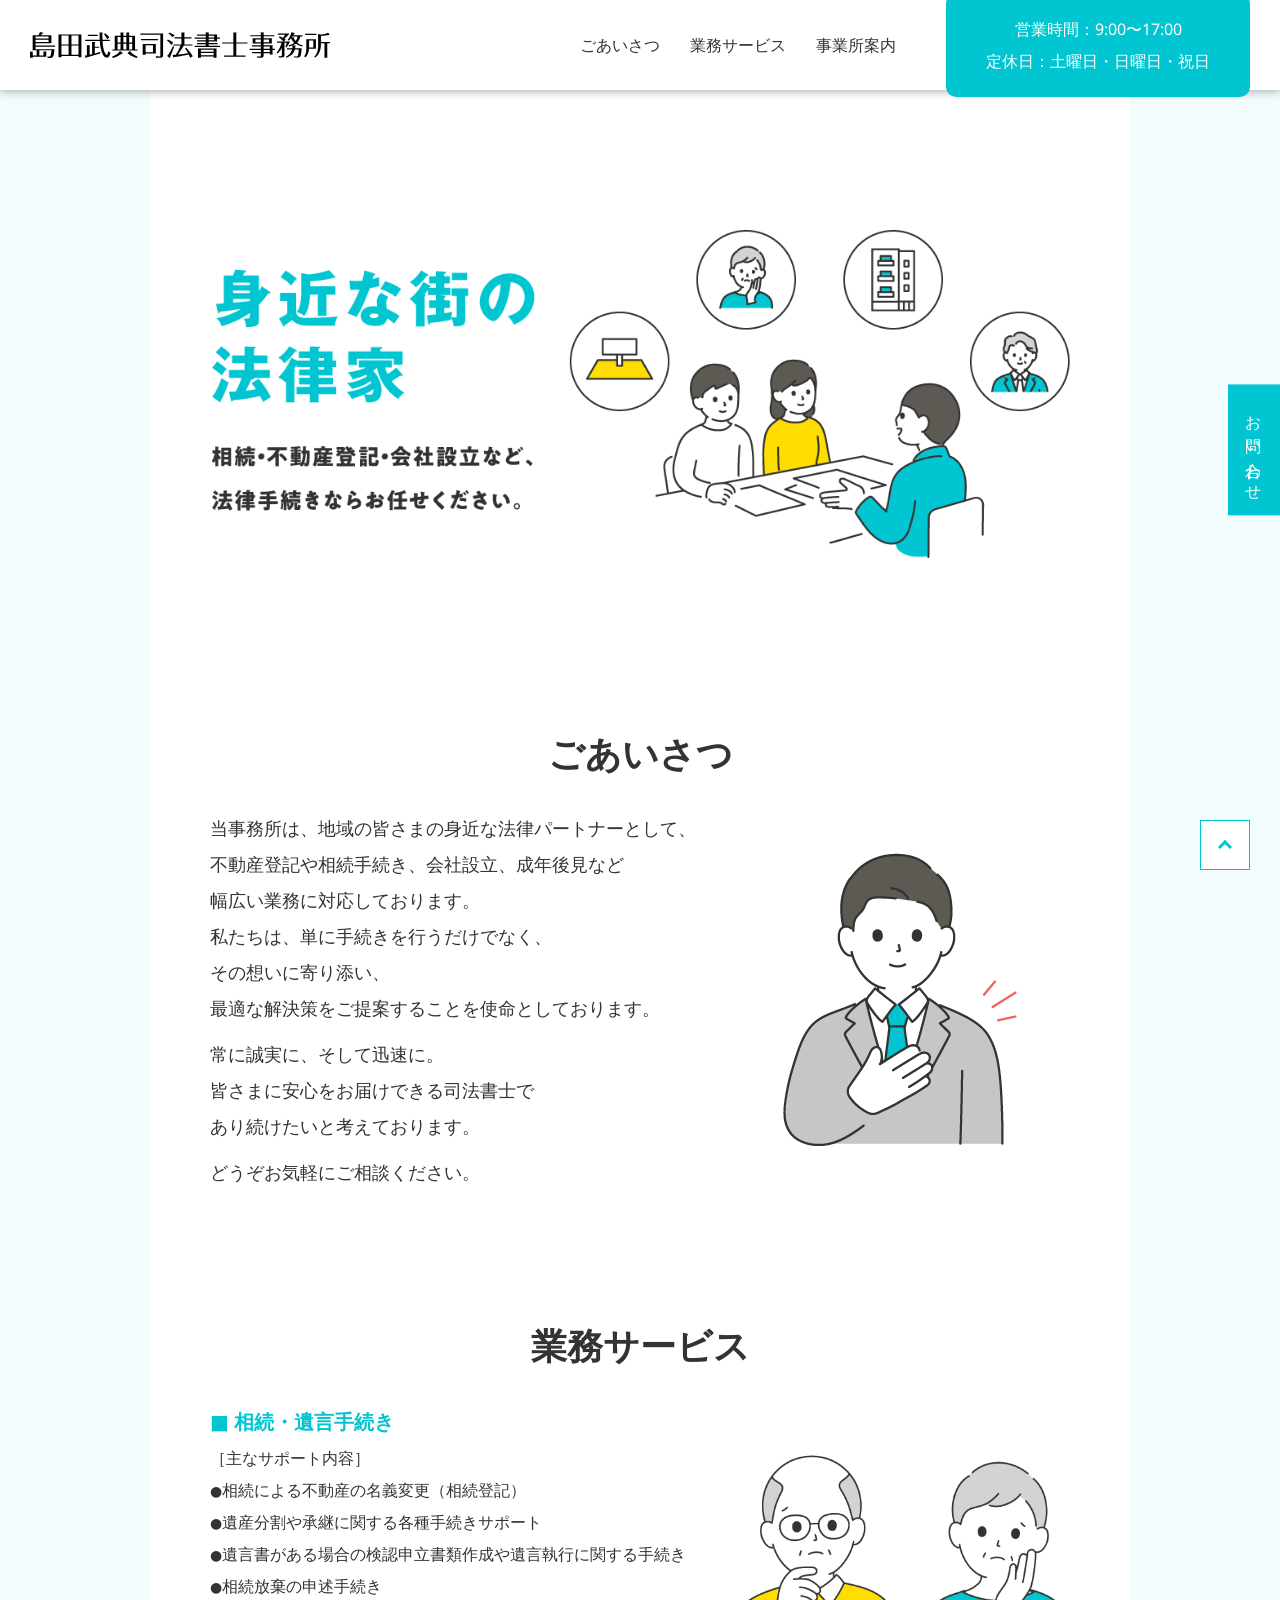
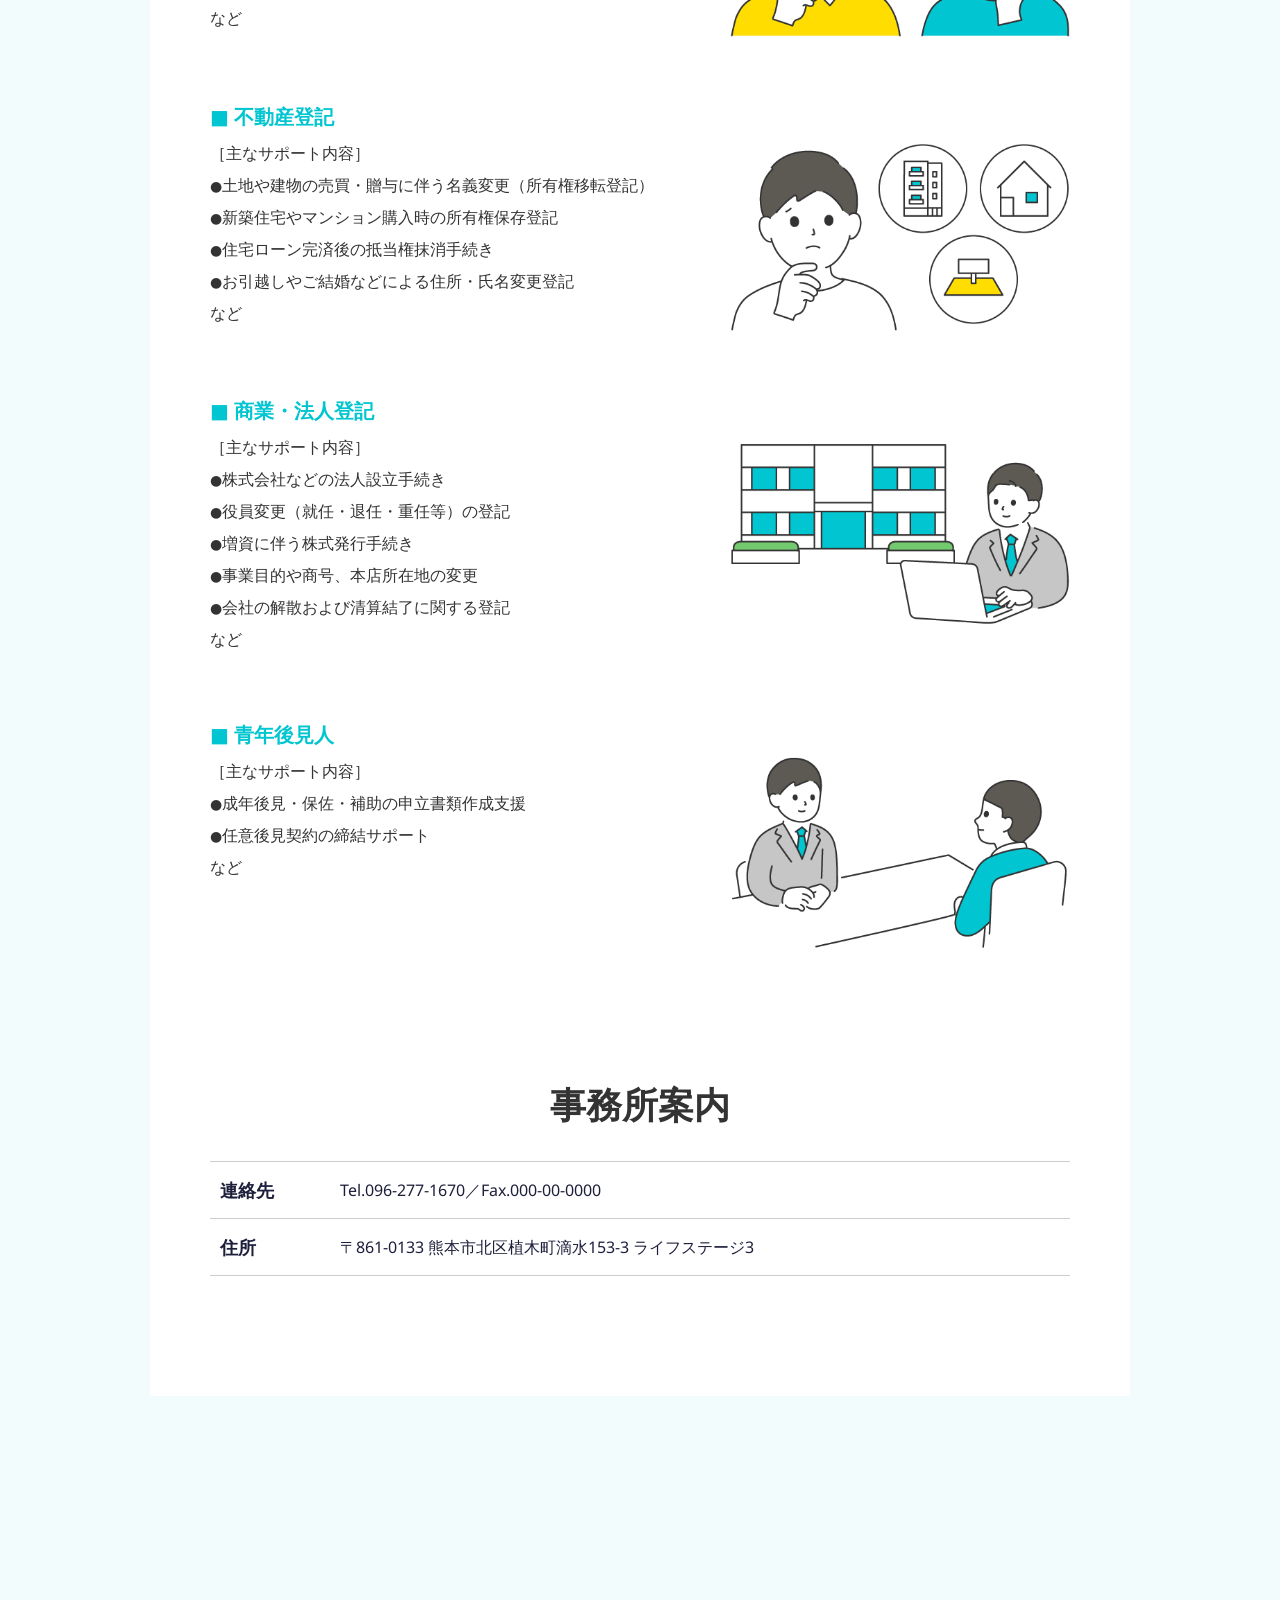
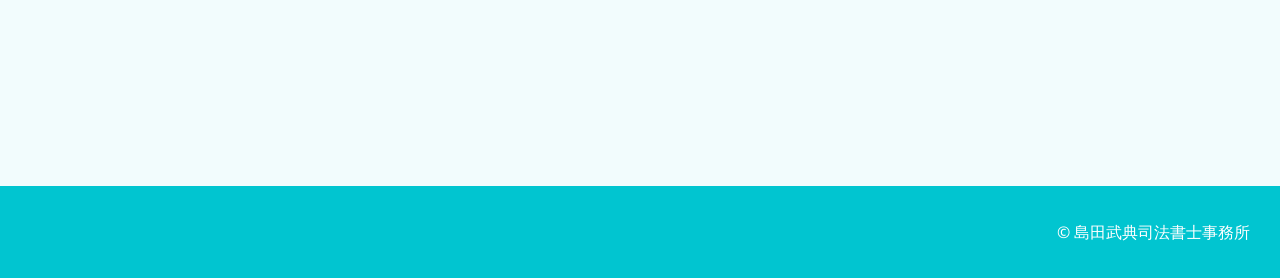
<file: index.html>
<!doctype html>
<html lang="en" class="notranslate">
<head>
<meta charset="utf-8">
<meta name="viewport" content="width=device-width">
<link rel="stylesheet" href="css/style.css">
<link rel="icon" href="img/favicon.ico">
<link rel="preconnect" href="https://fonts.googleapis.com">
<link rel="preconnect" href="https://fonts.gstatic.com" crossorigin>
<link href="https://fonts.googleapis.com/css2?family=Noto+Sans:ital,wght@0,100..900;1,100..900&display=swap" rel="stylesheet">
<script src="js/common.js" defer></script>
<title>島田武典司法書士事務所</title>
</head>

<body>
<!-- Header --> 
  <header>
    <div class="header__box">
      <div class="header__logo"><a href="#"><img src="images/logo.svg" alt="島田武典司法書士事務所"></a></div>
      <nav class="header__nav">
        <a href="#about">ごあいさつ</a>
        <a href="#service">業務サービス</a>
        <a href="#information">事業所案内</a>
      </nav>
      <div class="top-header__square-btn">
        営業時間：9:00〜17:00<br>定休日：土曜日・日曜日・祝日
      </div>
    </div>
    <div class="hamburger-menu">
      <input type="checkbox" id="menu-btn-check">
      <label for="menu-btn-check" class="menu-btn"><span></span></label>
      <!-- ここからメニュー -->
      <div class="menu-content">
        <ul>
          <li><a href="#about">ごあいさつ</a></li>
          <li><a href="#service">業務サービス</a></li>
          <li><a href="#information">事業所案内</a></li>
        </ul>
      </div>
    </div>
  </header>
<!-- メイン -->  
  <main class="wrapper">
<!-- ファーストビュー -->      
    <section class="fv__contents-box">
      <div class="fv__contents">
        <img src="images/fv.png" alt="">
      </div>
      <div class="fv__contents-sp">
        <img src="images/fv-sp.png" alt="">
      </div>
    </section>
<!-- コンテンツ -->      
    <div class="main__container">
<!-- ごあいさつ -->      
      <section class="message__box">
        <h2 id="about">ごあいさつ</h2>
        <div class="message__box-d">
          <div class="mg__box-left">
            <p class="msb__p">当事務所は、地域の皆さまの身近な法律パートナーとして、<br class="pc-only">
            不動産登記や相続手続き、会社設立、成年後見など<br class="pc-only">
            幅広い業務に対応しております。<br>
            私たちは、単に手続きを行うだけでなく、<br class="pc-only">その想いに寄り添い、<br class="pc-only">
            最適な解決策をご提案することを使命としております。</p>
            <p class="msb__p">常に誠実に、そして迅速に。<br class="pc-only">
            皆さまに安心をお届けできる司法書士で<br class="pc-only">
            あり続けたいと考えております。</p>
            <p>どうぞお気軽にご相談ください。</p>
          </div>
          <div class="mg__box-right">
            <img src="images/greeting.png" alt="">
          </div>
        </div>
      </section>
<!-- サービス -->      
      <section class="service__box">
        <h2 id="service">業務サービス</h2>
        <div class="service__box-wapper">
          <h3>相続・遺言手続き</h3>
          <div class="service__box-cont">
            <div class="service__box-cont__dbox sv__box-left">
              <p>［主なサポート内容］</p>
              <ul>
                <li>相続による不動産の名義変更（相続登記）</li>
                <li>遺産分割や承継に関する各種手続きサポート</li>
                <li>遺言書がある場合の検認申立書類作成や遺言執行に関する手続き</li>
                <li>相続放棄の申述手続き</li>
              </ul>
              <p class="service__etc">など</p>
            </div>
            <div class="sv__box-right"><img src="images/service01.png" alt="相続・遺言手続き"></div>
          </div>
        </div><!-- /service①-->
        <div class="service__box-wapper">
          <h3>不動産登記</h3>
          <div class="service__box-cont">
            <div class="service__box-cont__dbox sv__box-left">
              <p>［主なサポート内容］</p>
              <ul>
                <li>土地や建物の売買・贈与に伴う名義変更（所有権移転登記）</li>
                <li>新築住宅やマンション購入時の所有権保存登記</li>
                <li>住宅ローン完済後の抵当権抹消手続き</li>
                <li>お引越しやご結婚などによる住所・氏名変更登記</li>
              </ul>
              <p class="service__etc">など</p>
            </div>
            <div class="sv__box-right"><img src="images/service02.png" alt="不動産登記"></div>
          </div>
        </div><!-- /service②-->
        <div class="service__box-wapper">
          <h3>商業・法人登記</h3>
          <div class="service__box-cont">
            <div class="service__box-cont__dbox sv__box-left">
              <p>［主なサポート内容］</p>
              <ul>
                <li>株式会社などの法人設立手続き</li>
                <li>役員変更（就任・退任・重任等）の登記</li>
                <li>増資に伴う株式発行手続き</li>
                <li>事業目的や商号、本店所在地の変更</li>
                <li>会社の解散および清算結了に関する登記</li>
              </ul>
              <p class="service__etc">など</p>
            </div>
            <div class="sv__box-right"><img src="images/service03.png" alt="商業・法人登記"></div>
          </div>
        </div><!-- /service③-->
        <div class="service__box-wapper">
          <h3>青年後見人</h3>
          <div class="service__box-cont">
            <div class="service__box-cont__dbox sv__box-left">
              <p>［主なサポート内容］</p>
              <ul>
                <li>成年後見・保佐・補助の申立書類作成支援</li>
                <li>任意後見契約の締結サポート</li>
              </ul>
              <p class="service__etc">など</p>
            </div>
            <div class="sv__box-right"><img src="images/service04.png" alt="青年後見人"></div>
          </div>
        </div><!-- /service④-->    
      </section>
      <section class="information__box">
        <h2 id="information">事務所案内</h2>
        <table>
          <tbody>
            <tr>
              <th>連絡先</th>
              <td>Tel.096-277-1670／<br class="sp-only">Fax.000-00-0000</td>
            </tr>
            <tr>
              <th>住所</th>
              <td>〒861-0133 <br class="sp-only">熊本市北区植木町滴水153-3<br class="sp-only"> ライフステージ3</td>
            </tr>
          </tbody>
        </table>
      </section>
    </div>
    <div class="googlemap__box">
      <iframe src="https://www.google.com/maps/embed?pb=!1m14!1m8!1m3!1d1675.1410340224452!2d130.6890919!3d32.8907098!3m2!1i1024!2i768!4f13.1!3m3!1m2!1s0x3540f76f39678dcb%3A0xea8cbb90074adfa5!2z5bO255Sw5q2m5YW45Y-45rOV5pu45aOr5LqL5YuZ5omA!5e0!3m2!1sja!2sjp!4v1776407171967!5m2!1sja!2sjp" width="100%" height="390" style="border:0;" allowfullscreen="" loading="lazy" referrerpolicy="no-referrer-when-downgrade"></iframe>
    </div>
  </main>
<!-- footer -->
  <footer>
    <copyright>© 島田武典司法書士事務所</copyright>
  </footer>
  <div id="pagetop"><a href="#"><div class="pagetop__arrow"></div></a></div>
  <div class="side-menu">
    <a href="contact.html">お問い合わせ</a>
  </div>
<!-- 下部固定メニュー -->
  <div class="bottom-menu">
    <div class="fbm-l">営業時間：9:00〜17:00<br>定休日：土曜日・日曜日・祝日</div>
    <div class="fbm-r"><a href="contact.html">お問い合わせ</a></div>
  </div>
</body>
</html>
</file>
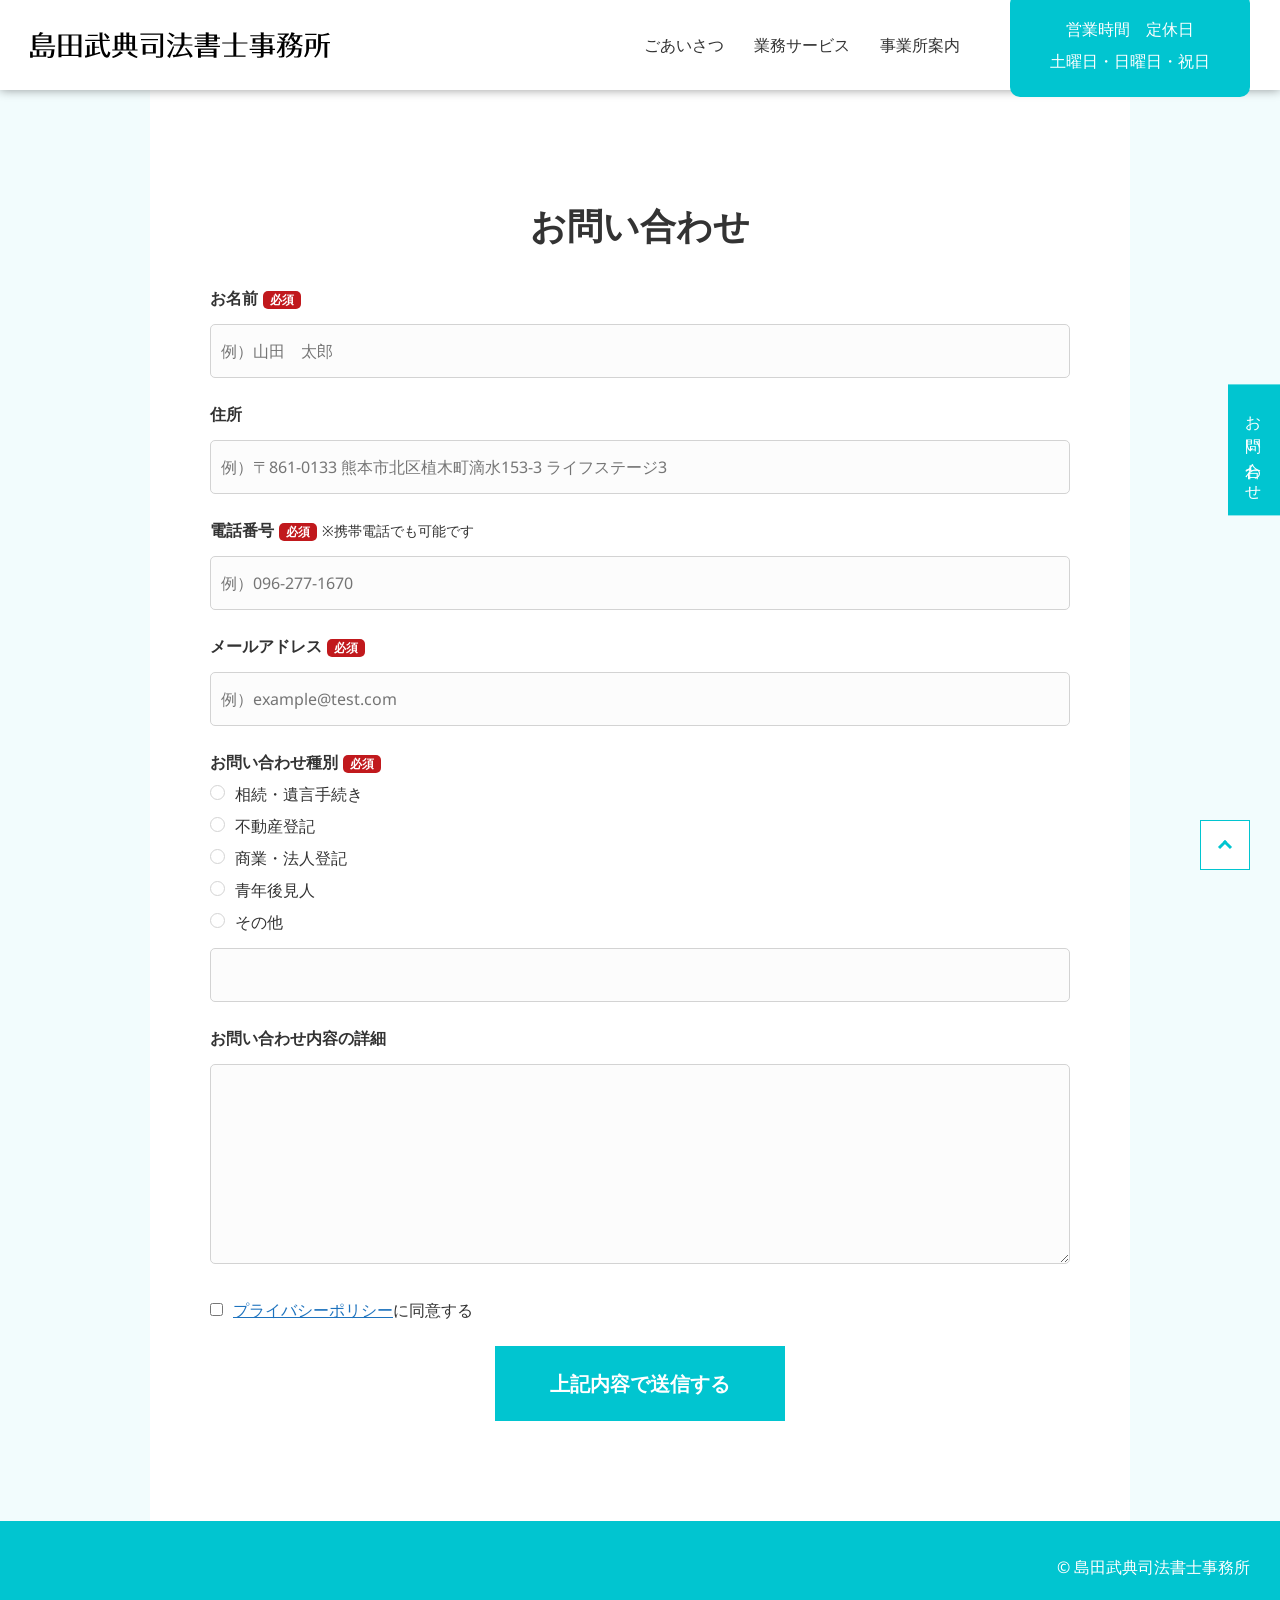
<file: contact.html>
<!doctype html>
<html lang="en" class="notranslate">
<head>
<meta charset="utf-8">
<meta name="viewport" content="width=device-width">
<link rel="stylesheet" href="css/style.css">
<link rel="icon" href="img/favicon.ico">
<link rel="preconnect" href="https://fonts.googleapis.com">
<link rel="preconnect" href="https://fonts.gstatic.com" crossorigin>
<link href="https://fonts.googleapis.com/css2?family=Noto+Sans:ital,wght@0,100..900;1,100..900&display=swap" rel="stylesheet">
<script src="js/common.js" defer></script>
<title>島田武典司法書士事務所</title>
</head>

<body>
<!-- Header --> 
  <header>
    <div class="header__box">
      <div class="header__logo"><a href="index.html"><img src="images/logo.svg" alt="島田武典司法書士事務所"></a></div>
      <nav class="header__nav">
        <a href="index.html#about">ごあいさつ</a>
        <a href="index.html#service">業務サービス</a>
        <a href="index.html#information">事業所案内</a>
      </nav>
      <div class="top-header__square-btn">
        営業時間　定休日<br>土曜日・日曜日・祝日
      </div>
    </div>
    <div class="hamburger-menu">
      <input type="checkbox" id="menu-btn-check">
      <label for="menu-btn-check" class="menu-btn"><span></span></label>
      <!-- ここからメニュー -->
      <div class="menu-content">
        <ul>
          <li><a href="index.html#about">ごあいさつ</a></li>
          <li><a href="index.html#service">業務サービス</a></li>
          <li><a href="index.html#information">事業所案内</a></li>
        </ul>
      </div>
    </div>
  </header>
<!-- メイン -->  
  <main class="wrapper">
<!-- ファーストビュー -->      
    <div class="contact__base-box">
      <h2>お問い合わせ</h2>
      <form>
        <div class="form-box">
          <label class="label-name">お名前<span class="label-required"></span></label>
          <input type="text" placeholder="例）山田　太郎" />
        </div>
        <div class="form-box">
          <label class="label-name">住所</label>
          <input type="text" placeholder="例）〒861-0133 熊本市北区植木町滴水153-3 ライフステージ3" />
        </div>            
        <div class="form-box">
          <label class="label-name">電話番号<span class="label-required"></span><br class="sp-only"><span class="label-supplement">※携帯電話でも可能です</span></label>
          <input type="text" placeholder="例）096-277-1670" />
        </div>
        <div class="form-box">
          <label class="label-name">メールアドレス<span class="label-required"></span></label>
          <input type="text" placeholder="例）example@test.com" />
        </div>
        <div class="form-box">
          <label class="label-name">お問い合わせ種別<span class="label-required"></span></label><br>
          <label><input type="radio" />相続・遺言手続き</label><br>            
          <label><input type="radio" />不動産登記</label><br>             
          <label><input type="radio" />商業・法人登記</label><br>     
          <label><input type="radio" />青年後見人</label><br>            
          <label><input type="radio" />その他</label> 
          <input type="text" />              
        </div>
        <div class="form-box">
          <label class="label-name">お問い合わせ内容の詳細</label>
          <textarea></textarea>
        </div>
        <div class="form-box">
          <label><input type="checkbox"><a href="privacypolicy.html" target="_blank">プライバシーポリシー</a>に<br class="sp-only">同意する</label>
        </div>
      </form>
      <div class="cta-button02">
        <a href="#contact"><button class="cmb__n">上記内容で送信する</button></a>
      </div>      
    </div>
  </main>
<!-- footer -->
  <footer>
    <copyright>© 島田武典司法書士事務所</copyright>
  </footer>
  <div id="pagetop"><a href="#"><div class="pagetop__arrow"></div></a></div>
  <div class="side-menu">
    <a href="contact.html">お問い合わせ</a>
  </div>
<!-- 下部固定メニュー -->
  <div class="bottom-menu">
    <div class="fbm-l">営業時間：9:00〜17:00<br>定休日：土曜日・日曜日・祝日</div>
    <div class="fbm-r"><a href="contact.html">お問い合わせ</a></div>
  </div>
</body>
</html>
</file>
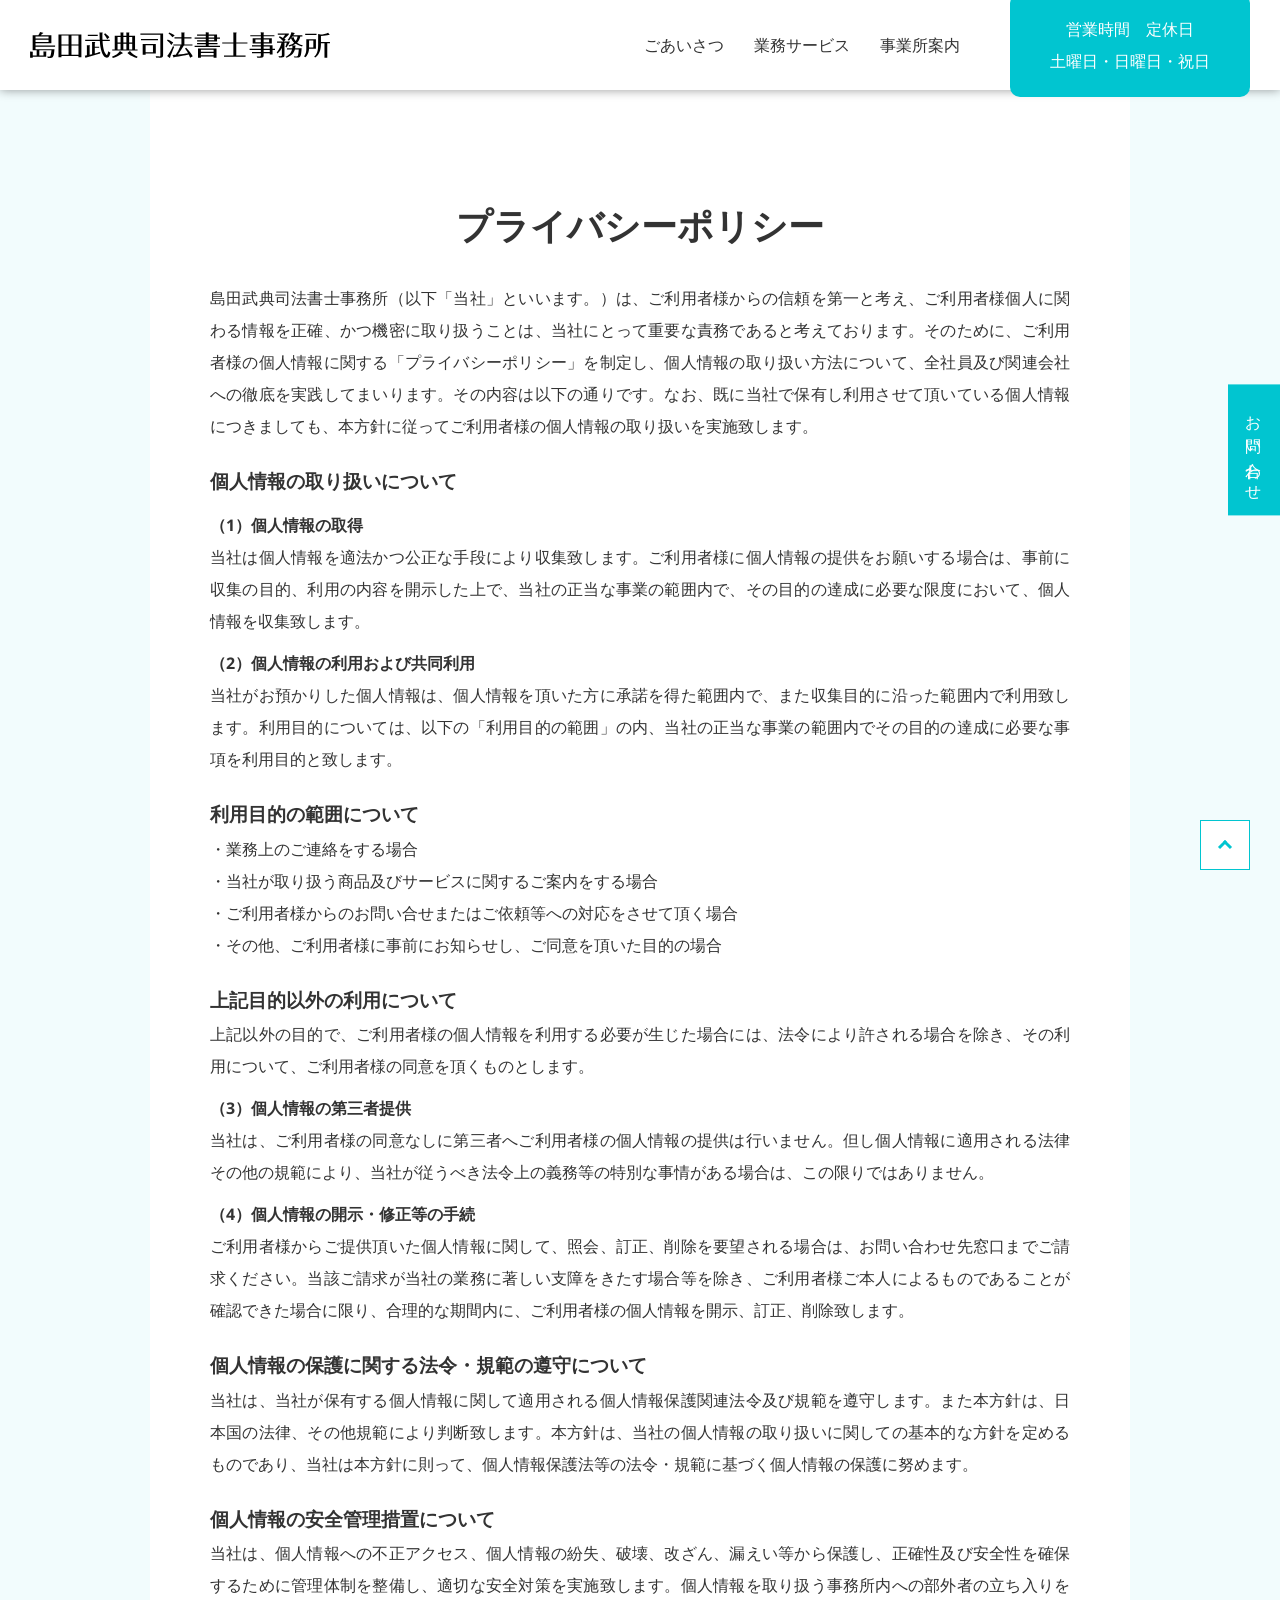
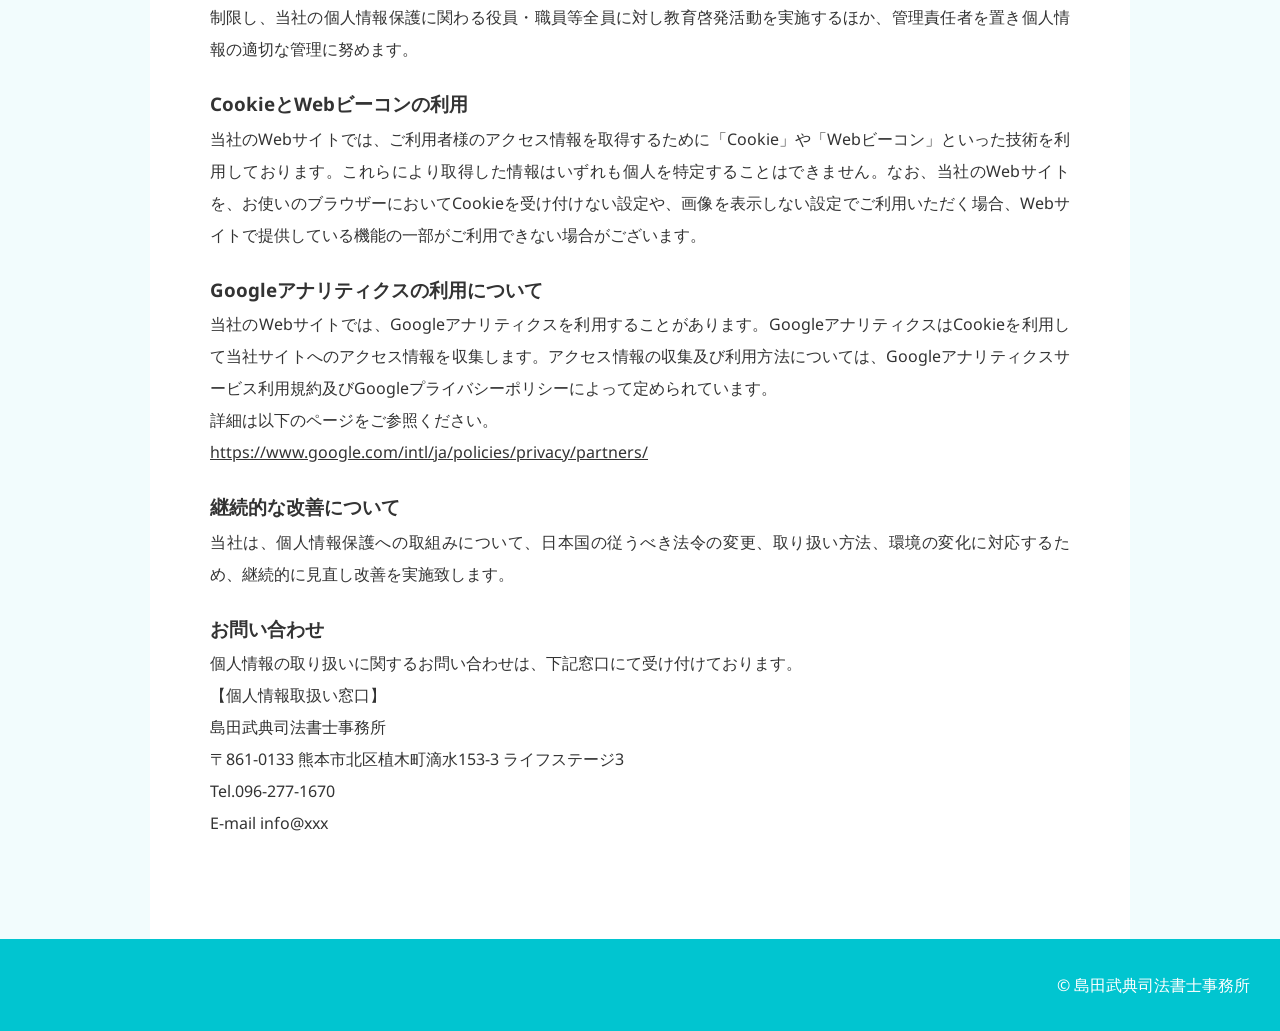
<file: privacypolicy.html>
<!doctype html>
<html lang="en" class="notranslate">
<head>
<meta charset="utf-8">
<meta name="viewport" content="width=device-width">
<link rel="stylesheet" href="css/style.css">
<link rel="icon" href="img/favicon.ico">
<link rel="preconnect" href="https://fonts.googleapis.com">
<link rel="preconnect" href="https://fonts.gstatic.com" crossorigin>
<link href="https://fonts.googleapis.com/css2?family=Noto+Sans:ital,wght@0,100..900;1,100..900&display=swap" rel="stylesheet">
<script src="js/common.js" defer></script>
<title>島田武典司法書士事務所</title>
</head>

<body>
<!-- Header --> 
  <header>
    <div class="header__box">
      <div class="header__logo"><a href="index.html"><img src="images/logo.svg" alt="島田武典司法書士事務所"></a></div>
      <nav class="header__nav">
        <a href="index.html#about">ごあいさつ</a>
        <a href="index.html#service">業務サービス</a>
        <a href="index.html#information">事業所案内</a>
      </nav>
      <div class="top-header__square-btn">
        営業時間　定休日<br>土曜日・日曜日・祝日
      </div>
    </div>
    <div class="hamburger-menu">
      <input type="checkbox" id="menu-btn-check">
      <label for="menu-btn-check" class="menu-btn"><span></span></label>
      <!-- ここからメニュー -->
      <div class="menu-content">
        <ul>
          <li><a href="index.html#about">ごあいさつ</a></li>
          <li><a href="index.html#service">業務サービス</a></li>
          <li><a href="index.html#information">事業所案内</a></li>
        </ul>
      </div>
    </div>
  </header>
<!-- メイン -->  
  <main class="wrapper">
<!-- ファーストビュー -->      
    <div class="privacy__box">
      <h2>プライバシー<br class="sp-only">ポリシー</h2>
      <p>島田武典司法書士事務所（以下「当社」といいます。）は、ご利用者様からの信頼を第一と考え、ご利用者様個人に関わる情報を正確、かつ機密に取り扱うことは、当社にとって重要な責務であると考えております。そのために、ご利用者様の個人情報に関する「プライバシーポリシー」を制定し、個人情報の取り扱い方法について、全社員及び関連会社への徹底を実践してまいります。その内容は以下の通りです。なお、既に当社で保有し利用させて頂いている個人情報につきましても、本方針に従ってご利用者様の個人情報の取り扱いを実施致します。</p>
      <h3>個人情報の取り扱いについて</h3>
      <h4>（1）個人情報の取得</h4>
      <p>当社は個人情報を適法かつ公正な手段により収集致します。ご利用者様に個人情報の提供をお願いする場合は、事前に収集の目的、利用の内容を開示した上で、当社の正当な事業の範囲内で、その目的の達成に必要な限度において、個人情報を収集致します。</p>
      <h4>（2）個人情報の利用および共同利用</h4>
      <p>当社がお預かりした個人情報は、個人情報を頂いた方に承諾を得た範囲内で、また収集目的に沿った範囲内で利用致します。利用目的については、以下の「利用目的の範囲」の内、当社の正当な事業の範囲内でその目的の達成に必要な事項を利用目的と致します。</p>
      <h3>利用目的の範囲について</h3>
      <ul>
        <li>・業務上のご連絡をする場合</li>
        <li>・当社が取り扱う商品及びサービスに関するご案内をする場合</li>
        <li>・ご利用者様からのお問い合せまたはご依頼等への対応をさせて頂く場合</li>
        <li>・その他、ご利用者様に事前にお知らせし、ご同意を頂いた目的の場合</li>
      </ul>
      <h3>上記目的以外の利用について</h3>
      <p>上記以外の目的で、ご利用者様の個人情報を利用する必要が生じた場合には、法令により許される場合を除き、その利用について、ご利用者様の同意を頂くものとします。</p>
      <h4>（3）個人情報の第三者提供</h4>
      <p>当社は、ご利用者様の同意なしに第三者へご利用者様の個人情報の提供は行いません。但し個人情報に適用される法律その他の規範により、当社が従うべき法令上の義務等の特別な事情がある場合は、この限りではありません。</p>
      <h4>（4）個人情報の開示・修正等の手続</h4>
      <p>ご利用者様からご提供頂いた個人情報に関して、照会、訂正、削除を要望される場合は、お問い合わせ先窓口までご請求ください。当該ご請求が当社の業務に著しい支障をきたす場合等を除き、ご利用者様ご本人によるものであることが確認できた場合に限り、合理的な期間内に、ご利用者様の個人情報を開示、訂正、削除致します。</p>
      <h3>個人情報の保護に関する法令・規範の遵守について</h3>
      <p>当社は、当社が保有する個人情報に関して適用される個人情報保護関連法令及び規範を遵守します。また本方針は、日本国の法律、その他規範により判断致します。本方針は、当社の個人情報の取り扱いに関しての基本的な方針を定めるものであり、当社は本方針に則って、個人情報保護法等の法令・規範に基づく個人情報の保護に努めます。</p>
      <h3>個人情報の安全管理措置について</h3>
      <p>当社は、個人情報への不正アクセス、個人情報の紛失、破壊、改ざん、漏えい等から保護し、正確性及び安全性を確保するために管理体制を整備し、適切な安全対策を実施致します。個人情報を取り扱う事務所内への部外者の立ち入りを制限し、当社の個人情報保護に関わる役員・職員等全員に対し教育啓発活動を実施するほか、管理責任者を置き個人情報の適切な管理に努めます。</p>
      <h3>CookieとWebビーコンの利用</h3>
      <p>当社のWebサイトでは、ご利用者様のアクセス情報を取得するために「Cookie」や「Webビーコン」といった技術を利用しております。これらにより取得した情報はいずれも個人を特定することはできません。なお、当社のWebサイトを、お使いのブラウザーにおいてCookieを受け付けない設定や、画像を表示しない設定でご利用いただく場合、Webサイトで提供している機能の一部がご利用できない場合がございます。</p>
      <h3>Googleアナリティクスの利用について</h3>
      <p>当社のWebサイトでは、Googleアナリティクスを利用することがあります。GoogleアナリティクスはCookieを利用して当社サイトへのアクセス情報を収集します。アクセス情報の収集及び利用方法については、Googleアナリティクスサービス利用規約及びGoogleプライバシーポリシーによって定められています。</p>
      <p>詳細は以下のページをご参照ください。<br>
      <a href="https://www.google.com/intl/ja/policies/privacy/partners/" target="_blank">https://www.google.com/intl/ja/policies/privacy/partners/</a></p>
      <h3>継続的な改善について</h3>
      <p>当社は、個人情報保護への取組みについて、日本国の従うべき法令の変更、取り扱い方法、環境の変化に対応するため、継続的に見直し改善を実施致します。</p>
      <h3>お問い合わせ</h3>
      <p>個人情報の取り扱いに関するお問い合わせは、下記窓口にて受け付けております。</p>
      <p>【個人情報取扱い窓口】<br>
      島田武典司法書士事務所<br>
      〒861-0133&nbsp;熊本市北区植木町滴水153-3 ライフステージ3<br>
      Tel.096-277-1670<br>
      E-mail info@xxx</p>
    </div>
  </main>
<!-- footer -->
  <footer>
    <copyright>© 島田武典司法書士事務所</copyright>
  </footer>
  <div id="pagetop"><a href="#"><div class="pagetop__arrow"></div></a></div>
  <div class="side-menu">
    <a href="contact.html">お問い合わせ</a>
  </div>
<!-- 下部固定メニュー -->
  <div class="bottom-menu">
    <div class="fbm-l">営業時間：9:00〜17:00<br>定休日：土曜日・日曜日・祝日</div>
    <div class="fbm-r"><a href="contact.html">お問い合わせ</a></div>
  </div>
</body>
</html>
</file>
<file: css/style.css>
@charset "utf-8";

/* --------------------------------------------------
  Base CSS
-------------------------------------------------- */

/* Root */
:root {
  --color-text: #333;
  --color-bg: #fff;
  --color-link: inherit;
  --color-main: #01c5d0;/*1F2F54*/
  --color-body: #f2fcfd;
  --color-accent: #ffdd01;
  --font-base: "Noto Sans JP", "Noto Sans", system-ui, -apple-system, BlinkMacSystemFont, "Helvetica Neue", Arial, sans-serif;
  --line-height-base: 2;
}
@media screen and (max-width: 768px) {
  :root {
    --color-text: #333;
    --color-bg: #fff;
    --color-link: inherit;
    --color-main: #01c5d0;/*1F2F54*/
    --color-body: #f2fcfd;
    --font-base: "Noto Sans JP", "Noto Sans", system-ui, -apple-system, BlinkMacSystemFont, "Helvetica Neue", Arial, sans-serif;
    --line-height-base: 1.8;
  }

}

/* Reset + box sizing */
html {
  box-sizing: border-box;
  font-size: 16px;
  scroll-behavior: smooth;
  -webkit-text-size-adjust: 100%;
}

*,
*::before,
*::after {
  box-sizing: inherit;
}

body {
  margin: 0;
  min-width: 320px;
  color: var(--color-text);
  background: var(--color-bg);
  font-family: var(--font-base);
  font-style: normal;
  font-weight: 400;
  line-height: var(--line-height-base);
  overflow-x: hidden;
  text-rendering: optimizeLegibility;
}

/* Media */
img,
svg,
video,
canvas,
iframe {
  display: block;
  max-width: 100%;
}

img {
  height: auto;
  border-style: none;
  vertical-align: bottom;
}

/* Link */
a {
  color: var(--color-link);
  text-decoration: none;
  transition: opacity 0.3s ease;
}

a:hover {
  opacity: 0.8;
}

a:focus-visible,
button:focus-visible,
input:focus-visible,
textarea:focus-visible,
select:focus-visible {
  outline: 2px solid #333;
  outline-offset: 2px;
}

/* Typography */
h1,
h2,
h3,
h4,
h5,
h6,
p,
blockquote,
figure,
dl,
dd {
  margin: 0;
}

ul,
ol {
  margin: 0;
  padding: 0;
}

li {
  list-style: none;
}

strong {
  font-weight: 700;
}

em {
  font-style: italic;
}

small {
  font-size: 0.875em;
}

address {
  font-style: normal;
}

/* Table */
table {
  width: 100%;
  border-collapse: collapse;
  border-spacing: 0;
}

caption,
tbody,
tfoot,
thead,
tr,
th,
td {
  margin: 0;
  padding: 0;
  border: 0;
  font: inherit;
  vertical-align: middle;
}

th,
td {
  text-align: left;
  font-weight: 400;
}

/* Form */
input,
button,
textarea,
select {
  font: inherit;
  color: inherit;
}

input,
textarea,
select {
  margin: 0;
}

button {
  margin: 0;
  padding: 0;
  border: none;
  background: transparent;
  cursor: pointer;
}

textarea {
  resize: vertical;
}

select {
  appearance: none;
  background-color: transparent;
}

input[type="text"],
input[type="email"],
input[type="tel"],
input[type="search"],
input[type="url"],
input[type="password"],
textarea,
select {
  border-radius: 0;
}

input[type="checkbox"],
input[type="radio"] {
  margin: 0;
  padding: 0;
}

/* Misc */
hr {
  margin: 0;
  border: 0;
  border-top: 1px solid #ddd;
}

iframe {
  border: 0;
}

summary {
  cursor: pointer;
}

[hidden] {
  display: none !important;
}

/* Utility-ready common settings */
main {
  display: block;
}

/* Anchor offset support for fixed header */
html {
  scroll-padding-top: 80px;
}

/* Reduced motion */
@media (prefers-reduced-motion: reduce) {
  html {
    scroll-behavior: auto;
  }

  *,
  *::before,
  *::after {
    transition: none !important;
    animation-duration: 0.01ms !important;
    animation-iteration-count: 1 !important;
    scroll-behavior: auto !important;
  }
}
/*
  Header
---------------------------------------------- */
header {
  position: fixed;
  top: 0;
  left: 0;
  width: 100%;
  z-index: 9999;
  background-color: #fff;
}
.header__box {
  height: 90px;
  display: flex;
  justify-content: space-between;
  align-items: center;
  box-shadow: 0 0 10px 0 rgba(0, 0, 0, 0.4);
}
.header__logo {
  width: 300px;
  height: 26px;
  margin-left: 30px;
}
.header__nav {
  display: flex;
  gap: 30px;
  margin-left: auto;
  padding-right: 50px;
  color: #333;
}
.header__nav a {
  position: relative;
  display: inline-block;
  text-decoration: none;
  color: #333;
  transition: color 0.3s; 
}
.header__nav a::after {
  content: "";
  position: absolute;
  left: 0;
  bottom: -2px; /* テキストの少し下に配置 */
  width: 0;
  height: 2px;
  background: var(--color-main);
  transition: width 0.3s ease;  
}
.header__nav a:hover {
  color: var(--color-main);
}
.header__nav a:hover::after {
  width: 100%;
}
.top-header__square-btn {
  display: flex;
  justify-content: center;
  align-items: center;
  position: relative;
  text-align: center;
  width: auto;
  height: auto;
  background-color: var(--color-main);
  padding: 20px 40px;
  color: #fff;
  margin-right: 30px;
  border-radius: 10px;
}
.nav__button {
  display: flex;
  gap: 10px;
  margin-right: 30px;
}
.hamburger-menu {
  display: none;
}
@media screen and (max-width: 768px) {
  header {
    position: fixed;
    top: 0;
    left: 0;
    width: 100%;
    z-index: 9999;
    background-color: #fff;
  }
  .header__box {
    height: 64px;
    display: flex;
    justify-content: space-between;
    align-items: center;
    box-shadow: 0 0 10px 0 rgba(0, 0, 0, 0.4);
  }
  .header__logo {
    width: 231px;
    height: 20px;
    margin-left: 20px;
  }
  .header__nav {
    display: none;
  }
/* ↓ハンバーガーメニュー↓ */
  .hamburger-menu {
    display: block;
  }  
  .menu-btn {
    position: fixed;
    top: 0;
    right: 0;
    display: flex;
    height: 64px;
    width: 64px;
    justify-content: center;
    align-items: center;
    z-index: 90;
    background-color: var(--color-main);
  }
  .menu-btn span,
  .menu-btn span:before,
  .menu-btn span:after {
    content: '';
    display: block;
    height: 3px;
    width: 25px;
    border-radius: 3px;
    background-color: #ffffff;
    position: absolute;
  }
  .menu-btn span:before {
    bottom: 8px;
  }
  .menu-btn span:after {
    top: 8px;
  } 
  #menu-btn-check:checked ~ .menu-btn span {
    background-color: rgba(255, 255, 255, 0);/*メニューオープン時は真ん中の線を透明にする*/
  }
  #menu-btn-check:checked ~ .menu-btn span::before {
    bottom: 0;
    transform: rotate(45deg);
  }
  #menu-btn-check:checked ~ .menu-btn span::after {
    top: 0;
    transform: rotate(-45deg);
  } 
  #menu-btn-check {
    display: none;
  }
  .menu-content {
    width: 100%;
    height: 100%;
    position: fixed;
    top: 0;
    left: 100%;
    z-index: 80;
    background-color: var(--color-main);
    transition: all 0.5s;
  }
  .menu-content ul {
    padding: 90px 30px 0 30px;
  }
  .menu-content ul li {
    border-bottom: solid 1px #ffffff;
    list-style: none;
  }
  .menu-content ul li a {
    display: block;
    width: 100%;
    font-size: 1rem;
    box-sizing: border-box;
    color:#ffffff;
    text-decoration: none;
    padding: 15px 15px 15px 0;
    position: relative;
    transition: opacity 0.3s ease;
  }
  .menu-content ul li a.closed {
    opacity: 0;
  }
  .menu-content ul li a::before {
    content: "";
    width: 7px;
    height: 7px;
    border-top: solid 2px #ffffff;
    border-right: solid 2px #ffffff;
    transform: rotate(45deg);
    position: absolute;
    right: 11px;
    top: 30px;
  } 
  #menu-btn-check:checked ~ .menu-content {
    left: 0;/*メニューを画面内へ*/
  } 
  .top-header__square-btn {
    display: none;
  }
}

/*
  main
---------------------------------------------- */
.wrapper {
  width: 100%;
  padding-top: 90px;  
  background-color: var(--color-body);
}
.main__container {
  width: 980px;/* 1200px */
  background-color: var(--color-bg);
  margin: 0 auto;
}
.fv__contents-box {
  width: 980px;
  margin: 0 auto;
  background-color: var(--color-bg);
}
.fv__contents {
  padding-top: 100px;
}
.fv__contents-sp {
  display: none;
}
.message__box {
  width: 980px;
  margin: 0 auto;
  padding: 120px 60px 0 60px;
}
.message__box h2 {
  text-align: center;
  font-size: 2.25rem;
  margin-bottom: 20px;
}
.message__box-d {
  margin: 0;
  display: flex;
  justify-content: space-between;
  align-items: center;
  gap: 40px;  
}
.mg__box-left {
  width: 500px;
}
.mg__box-right {
  flex: 1;
}
.flex__item {
  flex: 1;
}
.message__box p {
  text-align: left;
  font-size: 1.125rem;
}
.msb__p {
  margin-bottom: 10px;
}
.service__box {
  width: 980px;
  margin: 0 auto;
  padding: 120px 60px 0 60px;
}
.service__box h2 {
  text-align: center;
  font-size: 2.25rem;
  margin-bottom: 20px;
}
.service__box h3 {
  color: var(--color-main);
  font-size: 1.25rem;
}
.service__box h3::before {
  content: "■";
  margin-right: 5px;
}
.service__box-wapper:not(:last-child) {
  margin-bottom: 60px;  
}
.service__box-cont {
  display: flex;
  gap: 40px;  
/*  height: 280px;*/
}
.service__etc {
  text-align: left;
}
/*.service__box-cont__dbox {
    max-width: 460px;
}*/
.sv__box-left {
  width: 480px;
}
.sv__box-right {
  flex: 1;
}
.sv__box-right img {
  width: 100%;
  height: auto;
}
.service__box-cont__dbox li {
  padding-left: 1em; /* マーカー用のスペース */
  text-indent: -1em; /* テキストを左に戻す */  
}
.service__box-cont__dbox li::before {
  content: "●";
  font-size: 0.875rem;
}
.information__box {
  width: 980px;
  margin: 0 auto;
  padding: 120px 60px;
}
.information__box h2 {
  text-align: center;
  font-size: 2.25rem;
  margin-bottom: 20px;
}
.information__box table {
  border-top: 1px solid rgba(154, 154, 163, 0.5);
  color: #1E1F3B;
}
.information__box table tr {
  border-bottom: 1px solid rgba(154, 154, 163, 0.5);
  color: #1E1F3B;
}
.information__box table th {
  font-size: 1.125rem;
  font-weight: 700;
  padding: 10px;
}
.googlemap__box {
  width: 100%;
  left: 0;
  margin-left: 0;
  min-width: initial;
  height: 390px;  
}
footer {
  background-color: var(--color-main);
  padding: 30px;
  color: #fff;
  text-align: right;
}
#pagetop {
    height: 50px;
    width: 50px;
    position: fixed;
    right: 30px;
    bottom: 30px;
    background: #fff;
    border: solid 1px var(--color-main);
    display: flex;
    justify-content: center;
    align-items: center;
    z-index: 2;
}
.pagetop__arrow {
    height: 10px;
    width: 10px;
    border-top: 3px solid var(--color-main);
    border-right: 3px solid var(--color-main);
    transform: translateY(20%) rotate(-45deg);
}
/* サイドメニュー全体 */
.side-menu {
  position: fixed;
  top: 50%;
  right: 0;
  transform: translateY(-50%);
  z-index: 1000;
  font-size: 1rem;
  font-weight: 500;
/*  box-shadow: 2px 0px 2px 3px rgba(0, 0, 0, 0.1);
  border: 1px solid #d3d3d3;
  border-radius: 4px 0 0 4px;*/
  background-color: var(--color-main);
  color: #fff;
  overflow: hidden;
  writing-mode: vertical-rl; /* 必須：縦書き設定 */
  -ms-writing-mode: tb-rl;   /* IE用 */  
  padding: 20px 10px;
  letter-spacing: 0.2rem;
}
.bottom-menu {
  display: none;
}
/* お問い合わせ */
.contact__title {
  font-size: 2rem;
  font-weight: 900;
  text-align: center;  
}
.contact__base-box {
  width: 980px;
  background-color: var(--color-bg);
  margin: 0 auto;
  padding: 100px 0;
/*  margin: 60px auto 120px auto;*/
}
.contact__base-box h2 {
  text-align: center;
  font-size: 2.25rem;
  margin-bottom: 20px;
}
.form-box label {
  line-height: 1.5;
}
.label-name {
  font-weight: 900;
}
.label-required {
/*  color: #C1191D;*/
}
.label-required::after {
  content: "必須";
  background-color: #C1191D;
  color: #fff;
  font-size: 0.750rem;
  font-weight: 900;
  min-width: 10px;
  padding: 3px 7px;
  margin: 0px 5px;
  line-height: 1;
  vertical-align: middle;
  white-space: nowrap;
  text-align: center;
  border-radius: 5px;
  display: inline-block;
}
.label-supplement {
  font-size: 0.875rem;
  font-weight: normal;
}
input[type="text"] {
  width: 860px;
  padding: 10px;
  margin: 10px 0 0 0;
  border: 1px solid #d3d3d3;
  background-color: #FCFCFC;
  border-radius: 5px;
  box-sizing: border-box;
}
input[type="radio"] {
  appearance: none;
  width: 15px;
  height: 15px;
  border: 1px solid #d3d3d3;
  border-radius: 50%;
  outline: none;
  cursor: pointer;
  margin-right: 10px;
  margin-top: 5px;  
}
input[type="radio"]:checked {
  background-color: #3d3d3d;
  border-color: #d3d3d3;
}
input[type="checkbox"] {
  border: 1px solid #d3d3d3;
  margin-right: 10px;
}
textarea {
  width: 100%;
  height: 200px;
  border: 1px solid #d3d3d3;
  background-color: #FCFCFC; 
  border-radius: 5px; 
  margin-top: 10px;
}
.form-box hr {
  color: #3d3d3d;
  margin: 10px 0;
}
.form-box {
  width: 860px;
  margin: 0 auto 20px auto;
}
.form-box a {
  color: #1e73be;
  text-decoration: underline;
}
.form-box select {
/*  appearance: none;*/
  min-width: 230px;
  height: 2.8em;
  padding: .4em calc(.8em + 30px) .4em .8em;
  border: 1px solid #d0d0d0;
  border-radius: 5px;
  background-color: #fff;
  color: #333333;
  font-size: 1em;
  cursor: pointer; 
  margin-top: 10px;
}
.cmb__n {
  display: flex;
  justify-content: center;
  align-items: center;
  width: 290px;
  height: 75px;
  margin: 0 auto;
  border: none;
  background-color: var(--color-main);
  color: #fff;
  font-weight: bold;
  font-size: 1.25em;
}
.privacy__box {
  width: 980px;
  background-color: var(--color-bg);
  margin: 0 auto;
  padding: 100px 60px;
/*  margin: 60px auto 120px auto;*/
}
.privacy__box h2 {
  text-align: center;
  font-size: 2.25rem;
  margin-bottom: 20px;
}
.privacy__box p {
  text-align: justify;
}
.privacy__box h3 {
  margin-top: 20px;
}
.privacy__box h4 {
  margin-top: 10px;
}
.privacy__box a {
  text-decoration: underline;
}
.pc-only {
  display: block;
}
.sp-only {
  display: none;
}
#pagetop.hide {
  transform: translateY(100%);
  opacity: 0;
}  
@media screen and (max-width: 768px) {
  /*
    main
  ---------------------------------------------- */
  table,
  tbody,
  tr,
  th,
  td {
    display: block;
    width: 100%;
  }  
  .wrapper {
    width: 100%;
    padding-top: 64px;  
    background-color: var(--color-body);
  }
  .main__container {
    width: 80%;
    background-color: var(--color-bg);
    margin: 0 auto;
  }
  .fv__contents-box {
    width: 80%;
    margin: 0 auto;
    background-color: var(--color-bg);
  }
  .fv__contents {
    display: none;
  }
  .fv__contents-sp {
    padding-top: 80px;
    display: block;
  }
  .message__box {
    width: 80%;
    margin: 0 auto;
    padding: 120px 0 0 0;
  }
  .message__box h2 {
    text-align: center;
    font-size: 1.75rem;
    margin-bottom: 20px;
  }
  .message__box-d {
    margin: 0;
    display: block;
    gap: 40px;  
  }
  .mg__box-left {
    width: 100%;
    margin-bottom: 30px;
  }
  .mg__box-right {
    flex: 1;
  }
  .flex__item {
    flex: 1;
  }
  .message__box p {
    text-align: justify;
    font-size: 1rem;
  }
  .msb__p {
    margin-bottom: 10px;
  }
  .service__box {
    width: 80%;
    margin: 0 auto;
    padding: 120px 0 0 0;
  }
  .service__box h2 {
    text-align: center;
    font-size: 1.75rem;
    margin-bottom: 20px;
  }
  .service__box h3 {
    color: var(--color-main);
    font-size: 1.125rem;
  }
  .service__box h3::before {
    content: "■";
    margin-right: 5px;
  }
  .service__box-wapper:not(:last-child) {
    margin-bottom: 60px;  
  }
  .service__box-cont {
    display: block;
    gap: 0;  
  /*  height: 280px;*/
  }
  .service__etc {
    text-align: right;
  }
  /*.service__box-cont__dbox {
      max-width: 460px;
  }*/
  .sv__box-left {
    width: 100%;
    margin-bottom: 30px;
  }
  .sv__box-right {
    flex: 1;
  }
  .sv__box-right img {
    width: 100%;
    height: auto;
  }
  .service__box-cont__dbox li {
    padding-left: 1em; /* マーカー用のスペース */
    text-indent: -1em; /* テキストを左に戻す */  
    text-align: justify;
  }
  .service__box-cont__dbox li::before {
    content: "●";
    font-size: 0.875rem;
  }
  .information__box {
    width: 80%;
    margin: 0 auto;
    padding: 120px 0;
  }
  .information__box h2 {
    text-align: center;
    font-size: 1.75rem;
    margin-bottom: 20px;
  }
  .information__box table {
    border-top: 1px solid rgba(154, 154, 163, 0.5);
    color: #1E1F3B;
  }
  .information__box table tr {
    border-bottom: 1px solid rgba(154, 154, 163, 0.5);
    color: #1E1F3B;
  }
  .information__box table th {
    font-size: 1rem;
    font-weight: 700;
    padding: 10px 0 0 0;
  }
  .information__box table td {
    padding-bottom: 10px;
  }  
  .googlemap__box {
    width: 100%;
    left: 0;
    margin-left: 0;
    min-width: initial;
    height: 390px;  
  }
  footer {
    background-color: var(--color-main);
    padding: 30px;
    color: #fff;
    text-align: right;
  }
  #pagetop {
    height: 50px;
    width: 50px;
    position: fixed;
    right: 30px;
    bottom: 90px;
    background: #fff;
    border: solid 1px var(--color-main);
    display: flex;
    justify-content: center;
    align-items: center;
    z-index: 2;
  }
  .pagetop__arrow {
    height: 10px;
    width: 10px;
    border-top: 3px solid var(--color-main);
    border-right: 3px solid var(--color-main);
    transform: translateY(20%) rotate(-45deg);
  }
  /* サイドメニュー全体 */
  .side-menu {
    display: none;
  }
  /* お問い合わせ */
  .contact__title {
    font-size: 2rem;
    font-weight: 900;
    text-align: center;  
  }
  .contact__base-box {
    width: 80%;
    background-color: var(--color-bg);
    margin: 0 auto;
    padding: 100px 0;
  /*  margin: 60px auto 120px auto;*/
  }
  .contact__base-box h2 {
    text-align: center;
    font-size: 1.75rem;
    margin-bottom: 20px;
  }
  .form-box label {
    line-height: 1.5;
  }
  .label-name {
    font-weight: 900;
  }
  .label-required {
  /*  color: #C1191D;*/
  }
  .label-required::after {
    content: "必須";
    background-color: #C1191D;
    color: #fff;
    font-size: 0.750rem;
    font-weight: 900;
    min-width: 10px;
    padding: 3px 7px;
    margin: 0px 5px;
    /*line-height: 1;*/
    vertical-align: middle;
    white-space: nowrap;
    text-align: center;
    border-radius: 5px;
    display: inline-block;
  }
  .label-supplement {
    font-size: 0.875rem;
    font-weight: normal;
  }
  input[type="text"] {
    width: 100%;
    padding: 10px;
    margin: 10px 0 0 0;
    border: 1px solid #d3d3d3;
    background-color: #FCFCFC;
    border-radius: 5px;
    box-sizing: border-box;
    font-size: 0.8125rem;
  }
  input[type="radio"] {
    appearance: none;
    width: 15px;
    height: 15px;
    border: 1px solid #d3d3d3;
    border-radius: 50%;
    outline: none;
    cursor: pointer;
    margin-right: 10px;
    margin-top: 5px;  
  }
  input[type="radio"]:checked {
    background-color: #3d3d3d;
    border-color: #d3d3d3;
  }
  input[type="checkbox"] {
    border: 1px solid #d3d3d3;
    margin-right: 10px;
  }
  textarea {
    width: 100%;
    height: 200px;
    border: 1px solid #d3d3d3;
    background-color: #FCFCFC; 
    border-radius: 5px; 
    margin-top: 10px;
  }
  .form-box hr {
    color: #3d3d3d;
    margin: 10px 0;
  }
  .form-box {
    width: 80%;
    margin: 0 auto 20px auto;
  }
  .form-box a {
    color: #1e73be;
    text-decoration: underline;
  }
  .form-box select {
  /*  appearance: none;*/
    min-width: 230px;
    height: 2.8em;
    padding: .4em calc(.8em + 30px) .4em .8em;
    border: 1px solid #d0d0d0;
    border-radius: 5px;
    background-color: #fff;
    color: #333333;
    font-size: 1em;
    cursor: pointer; 
    margin-top: 10px;
  }
  .cmb__n {
    display: flex;
    justify-content: center;
    align-items: center;
    width: 70%;
    height: auto;
    margin: 0 auto;
    border: none;
    background-color: var(--color-main);
    color: #fff;
    font-weight: bold;
    font-size: 1rem;
    padding: 10px 0;
  }
  .privacy__box {
    width: 80%;
    background-color: var(--color-bg);
    margin: 0 auto;
    padding: 100px 20px;
  /*  margin: 60px auto 120px auto;*/
  }
  .privacy__box h2 {
    text-align: center;
    font-size: 1.75rem;
    margin-bottom: 20px;
  }
  .privacy__box p {
    text-align: justify;
  }
  .privacy__box h3 {
    margin-top: 30px;
  }
  .privacy__box h4 {
    margin-top: 15px;
  }
  .privacy__box a {
    text-decoration: underline;
    word-wrap:break-word;
  }
  .pc-only {
    display: none;
  }
  .sp-only {
    display: block;
  }
/* 下部固定メニュー（スマホ専用） */
  .bottom-menu {
    position: fixed;
    bottom: 0;
    left: 0;
    width: 100%;
    height: 65px;
    display: flex;
    justify-content: space-around;
    z-index: 1000;
    border-top: 1px solid rgba(255, 255, 255, 0.3);
    transition: transform 0.3s ease, opacity 0.3s ease;
  }
/* フッター付近で消える */
  .bottom-menu.hide {
    transform: translateY(100%);
    opacity: 0;
  }  

/* 各メニュー項目 */
  .fbm-l {
    display: block;
    justify-content: space-around;
    align-items: center;
    width: 95%;
    height: 65px;
    margin: 0 auto 20px auto;
    border: none;
    background-color: var(--color-main);
    color: #fff;
    font-weight: 500;
    font-size: 0.8125rem;
    text-align: center;
    padding-top: 9px;
  }

  .fbm-r {
    display: block;
    justify-content: space-around;
    align-items: center;
    width: 95%;
    height: 65px;
    margin: 0 auto;
    border: none;
    background-color: var(--color-accent);
    color: var(--color-text);
    font-weight: 500;
    font-size: 1rem;
    text-align: center;
    padding-top: 20px;
  }
}
</file>
